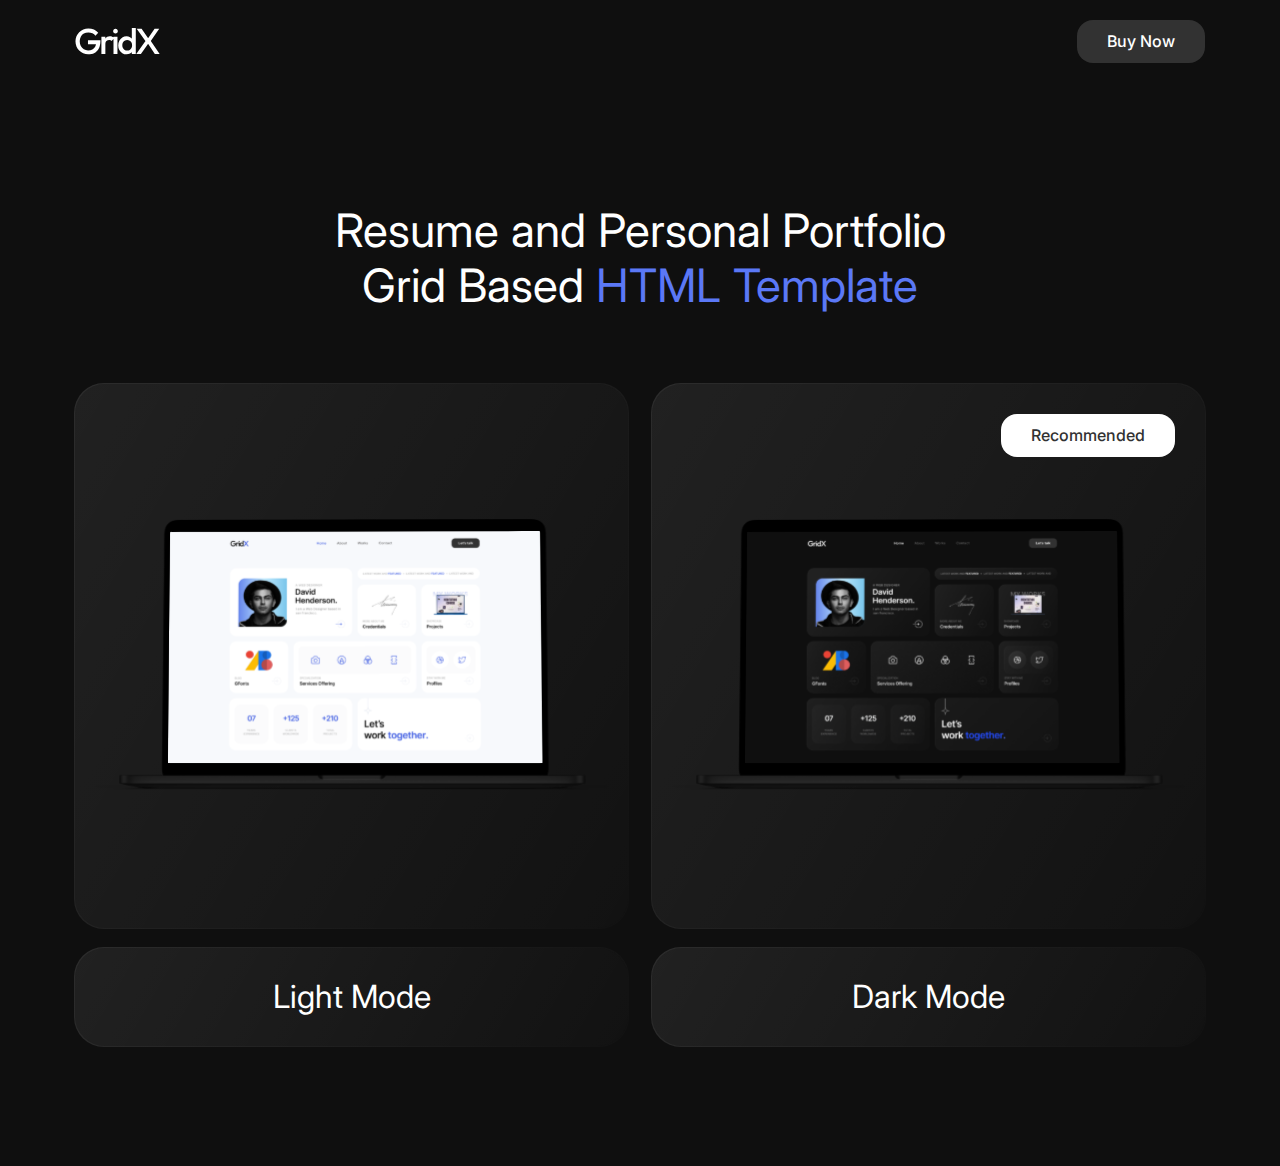
<file: demo/index.html>
<!DOCTYPE html>
<html lang="en">
<head>
    <meta charset="UTF-8">
    <meta http-equiv="X-UA-Compatible" content="IE=edge">
    <meta name="viewport" content="width=device-width, initial-scale=1.0">
    <title>Gridx - Personal Portfolio HTML Template</title>

    <!-- Fonts -->
    <link rel="preconnect" href="https://fonts.googleapis.com">
    <link rel="preconnect" href="https://fonts.gstatic.com" crossorigin>
    <link href="https://fonts.googleapis.com/css2?family=Inter:wght@100;200;300;400;500;600;700;800&display=swap" rel="stylesheet">

    <link rel="stylesheet" href="./assets/css/bootstrap.min.css">

    <link rel="stylesheet" href="./assets/css/style.css">

</head>
<body>

    <header class="header-area">
        <div class="container">
            <a href="" class="logo">
                <img src="./assets/images/logo.svg" alt="Logo">
            </a>
            <a href="https://themeforest.net/item/gridx-personal-portfolio-html-template/44858345" class="theme-btn">Buy Now</a>
        </div>
    </header>

    
    <div class="demo-page">
        <div class="container">
            <h1 class="section-heading">Resume and Personal Portfolio <br>Grid Based <span>HTML Template</span></h1>
            <div class="row">
                <div class="col-md-6">
                    <div class="demo-item">
                        <a class="shadow-box" href="../light/index.html" target="_blank">
                            <img src="./assets/images/gridx-light.svg" alt="Light Mode">
                        </a>
            
                        <a href="https://wpriverthemes.com/landing/gridx-html/light/index.html" class="shadow-box preview-btn" target="_blank">
                            Light Mode
                        </a>
                    </div>
                </div>
                <div class="col-md-6">
                    <div class="demo-item">
                        <a class="shadow-box" href="../index.html" target="_blank">
                            <span class="theme-btn btn-reverse">
                                Recommended
                            </span>
                            <img src="./assets/images/gridx-dark.svg" alt="Dark Mode">
                        </a>
            
                        <a href="../index.html" class="shadow-box preview-btn" target="_blank">
                            Dark Mode
                        </a>
                    </div>
                </div>
            </div>
        </div>
    </div>
    
</body>
</html>
</file>
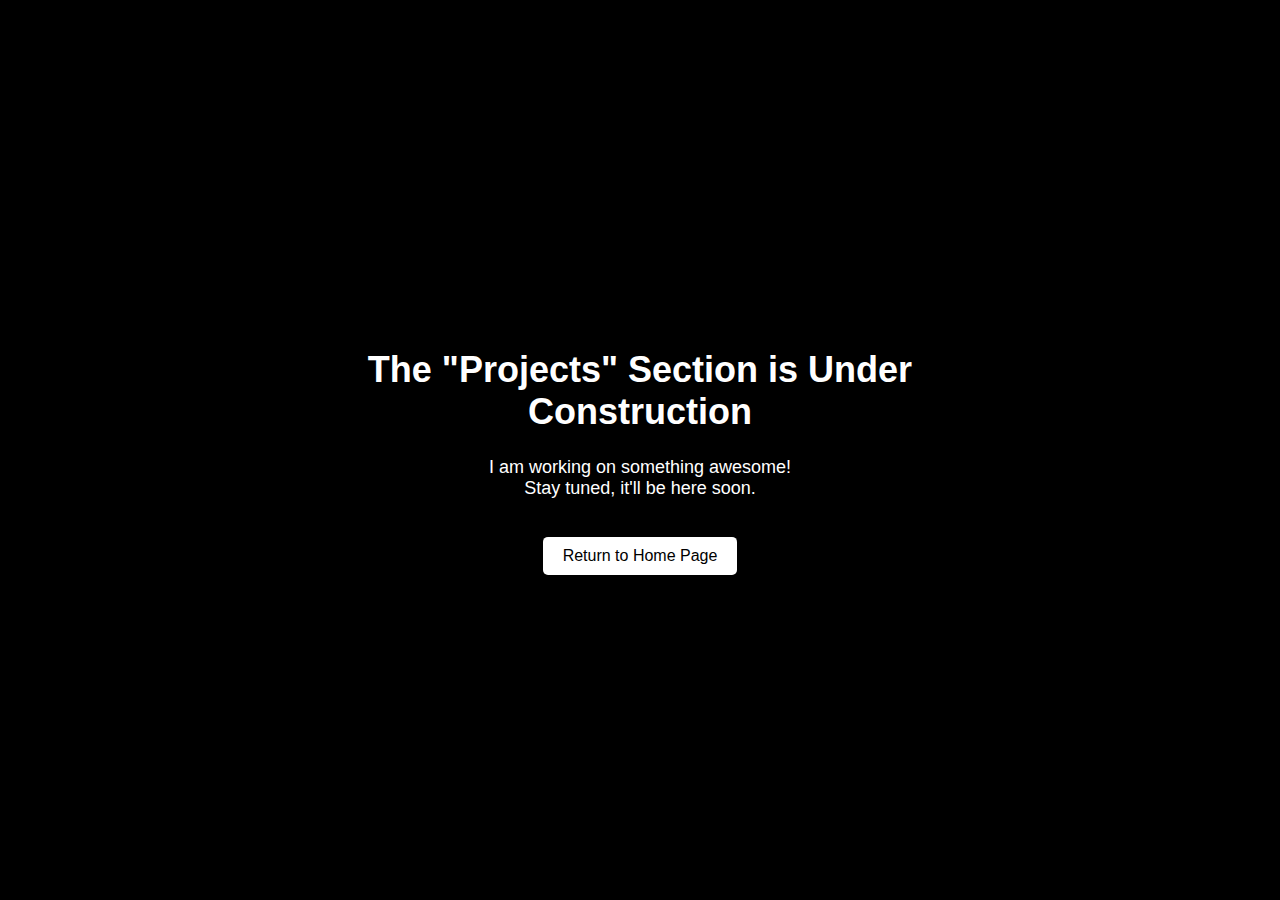
<file: under_construction.html>
<!DOCTYPE html>
<html lang="en">
<head>
    <meta charset="UTF-8">
    <meta name="viewport" content="width=device-width, initial-scale=1.0">
    <title>Under Construction</title>
    <style>
        body {
            background-color: #000;
            color: #fff;
            text-align: center;
            font-family: Arial, sans-serif;
            margin: 0;
            padding: 0;
        }
        .container {
            position: absolute;
            top: 50%;
            left: 50%;
            transform: translate(-50%, -50%);
        }
        h1 {
            font-size: 36px;
        }
        p {
            font-size: 18px;
        }
        .btn {
            display: inline-block;
            margin-top: 20px;
            padding: 10px 20px;
            background-color: #fff;
            color: #000;
            text-decoration: none;
            border: none;
            border-radius: 5px;
            font-size: 16px;
            cursor: pointer;
        }
    </style>
</head>
<body>
    <div class="container">
        <h1>The "Projects" Section is Under Construction</h1>
        <p>I am working on something awesome!<br>Stay tuned, it'll be here soon.</p>
        <a href="index.html" class="btn">Return to Home Page</a>
    </div>
</body>
</html>
</file>
<file: demo/assets/css/style.css>
*,*::before,*::after {
    margin: 0;
    padding: 0;
    box-sizing: border-box;
}
:root {
    --primary_color: #5B78F6;
    --dark: #323232;
}
a {
    text-decoration: none;
}
.text-right {
    text-align: right;
}

body {
    font-family: 'Inter', sans-serif;
    font-size: 14px;
    scroll-behavior: smooth;
    color: #9f9f9f;
    background: #0F0F0F;
    line-height: 19.2px;
}

.shadow-box {
    position: relative;
    border-radius: 30px;
    background: #0F0F0F;
}
.shadow-box::after {
    content: '';
    position: absolute;
    left: 0;
    top: 0;
    top: 0;
    right: 0;
    bottom: 0;
    left: 0;
    background: linear-gradient(120deg, rgb(255 255 255 / 12%), rgb(255 255 255 / 1%));
    content: '';
    z-index: -1;
    border-radius: 30px;
    margin: -1px;

}
.service-area .service-content-wrap .service-content-inner .service-item::before,
.shadow-box::before {
    content: '';
    position: absolute;
    left: 0;
    top: 0;
    width: 100%;
    height: 100%;
    z-index: 1;
    background: linear-gradient(120deg, rgba(255,255,255,0.3), rgba(255,255,255,0.05));
    border-radius: 30px;
    opacity: 0.25;
}
.shadow-box * {
    z-index: 2;
    position: relative;
}
.theme-btn {
    background: var(--dark);
    color: #fff;
    display: inline-block;
    transition: .3s;
    border-radius: 16px;
    font-size: 16px;
    font-weight: 500;
    padding: 12px 30px;
}
.theme-btn:hover {
    background: #fff;
    color: var(--dark);
}

img {
    max-width: 100%;
}
.container {
    max-width: 1170px;
    padding: 0 20px;
}


.header-area {
    padding: 20px 0;
}
.header-area .container {
    display: flex;
    align-items: center;
    justify-content: space-between;
}



.demo-page  {
    padding-top: 120px;
    padding-bottom: 120px;
}
.demo-page .section-heading {
    color: #ffffff;
    text-align: center;
    font-size: 46px;
    font-weight: 400;
    margin-bottom: 70px;
}
.demo-page .section-heading span {
    color: var(--primary_color);
}
.demo-page .demo-item {
    display: block;
}
.demo-page .demo-item .shadow-box {
    display: block;
    padding: 135px 20px;
    margin-bottom: 20px;
    position: relative;
}
.demo-page .demo-item .shadow-box .theme-btn {
    position: absolute;
    right: 30px;
    top: 30px;
    z-index: 2;

}
.demo-page .demo-item img {
    display: block;
    margin: auto;
}
.demo-page .demo-item .preview-btn {
    margin-bottom: 0;
    text-align: center;
    font-size: 32px;
    font-weight: 400;
    color: #ffffff;
    display: block;
    width: 100%;
    padding: 30px 20px;
    line-height: 1.2;
}




@media (max-width: 767px) {
    .demo-page .col-md-6:first-child {
        margin-bottom: 40px;
    }
    .demo-page .section-heading br {
        display: none;
    }
}
@media (max-width: 585px) {
    .demo-page .section-heading {
        font-size: 36px;
    }
    .demo-page .demo-item .shadow-box {
        padding-right: 10px;
        padding-left: 10px;
    }
    .demo-page .demo-item .preview-btn {
        font-size: 25px;
        padding: 25px 20px;
    }
}

.btn-reverse {
    background: #fff;
    color: var(--dark);
}
</file>
